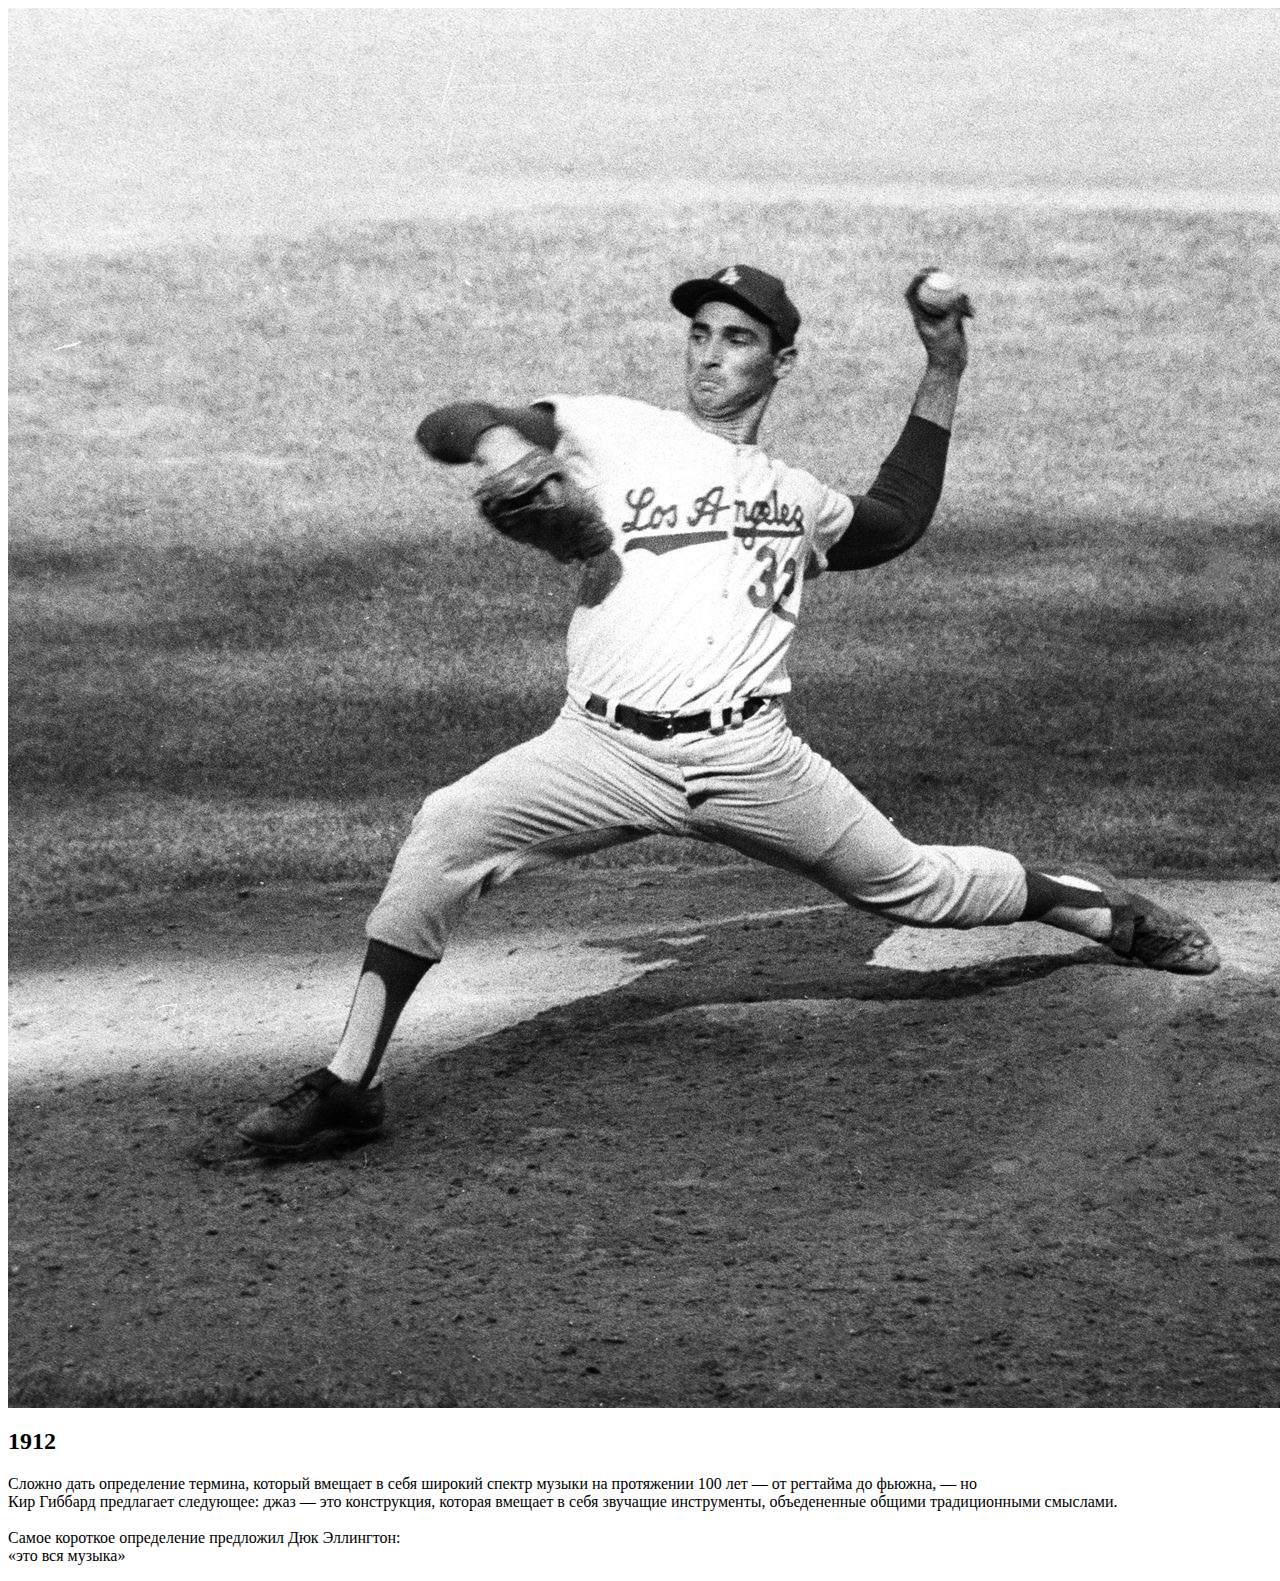
<file: 1912-1926.html>
<body>

    <div class="grid bg-white">
        <div class="col col-12">
            <img src="assets/images/jasm.jpg" alt="jasm baseball">
        </div>
    </div>

    <div class="grid bg-white">
        <div class="col col-1"></div>
        <div class="col col-3">
            <div class="box">
                <h2 class="text-orange">1912</h2>
            </div>
        </div>
        <div class="col col-2"></div>
        <div class="col col-5">
            <div class="box">
                <p>Сложно дать определение термина, который вмещает в себя широкий спектр музыки на протяжении 100 лет
                    &mdash; от регтайма до фьюжна, &mdash; но </br> Кир Гиббард предлагает следующее: джаз &mdash; это
                    конструкция, которая вмещает в себя звучащие инструменты, объедененные общими традиционными
                    смыслами. <br/>  <br/> Cамое короткое определение предложил Дюк Эллингтон:<br/> &laquo;это вся музыка&raquo;
                </p>

            </div>
        </div>
        <div class="col col-1"></div>
</body>
</file>
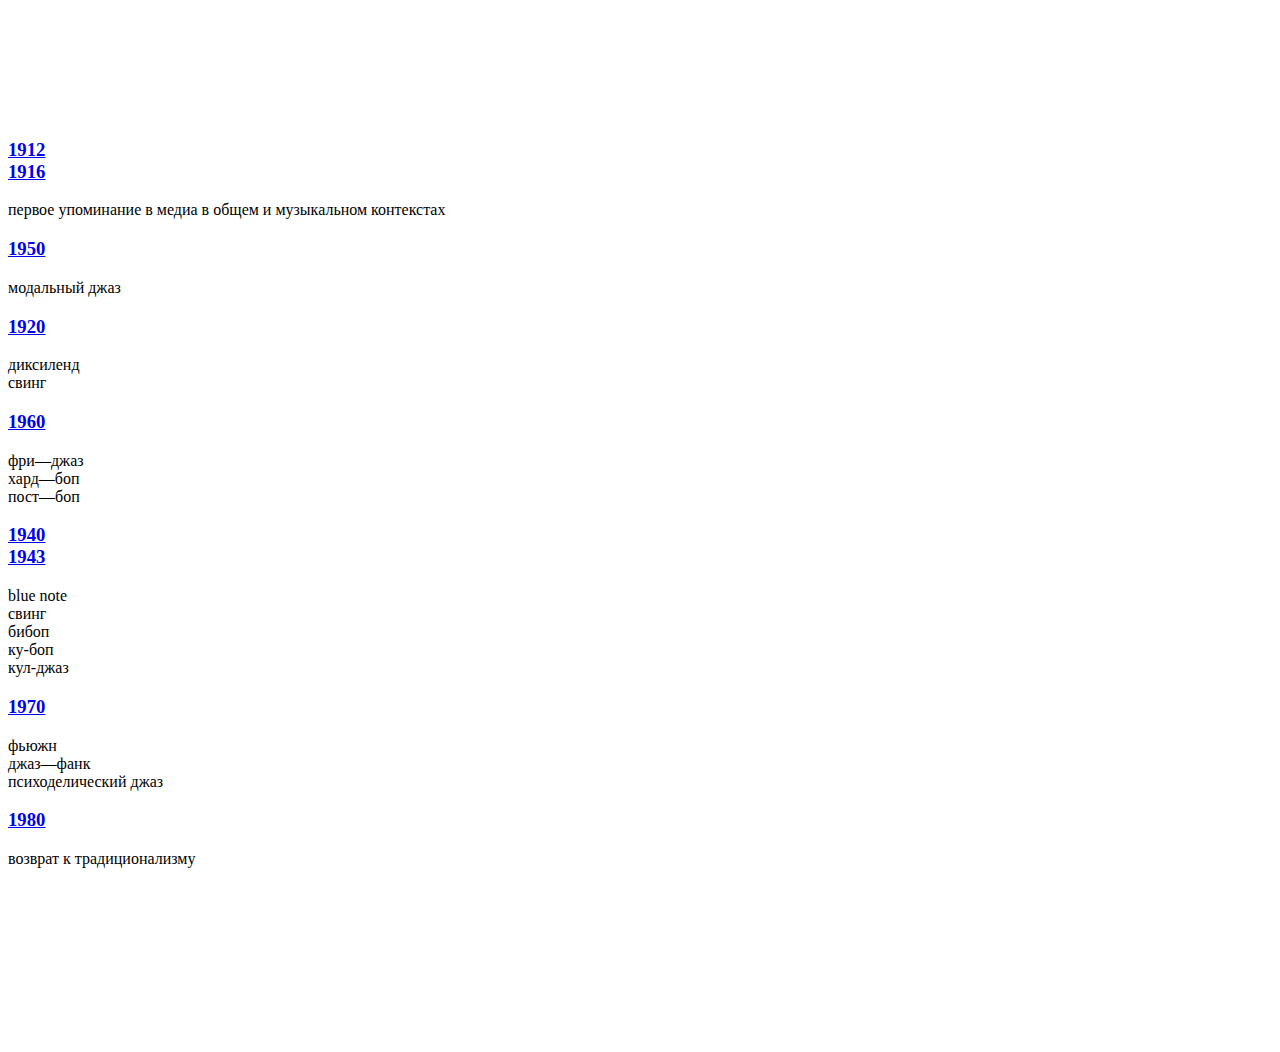
<file: dates.html>
<body>
    <div class="grid bg-white" style="align-content: space-between; padding-top: 7rem; padding-bottom: 10rem; ">

            <div class="col col-1 no-paddingtop">
                <div class="box"></div>
            </div>

            <div class="col col-2 no-paddingtop">
                <div class="box"><a href="1912-1916.html">
                        <h3>1912<br />1916</h3>
                    </a>
                </div>
            </div>

            <div class="col col-2 no-paddingtop">
                <div class="box">
                    <p> первое упоминание в медиа в общем и музыкальном контекстах</p>
                </div>
            </div>


            <div class="col col-1 no-paddingtop">
                <div class="box"></div>
            </div>


            <div class="col col-2 no-paddingtop">
                <div class="box">
                    <a href="1912-1916.html">
                        <h3>1950</h3>
                    </a>
                </div>
            </div>

            <div class="col col-3 no-paddingtop">
                <div class="box">
                    <p>модальный джаз</p>
                </div>
            </div>

            <div class="col col-1 no-paddingtop">
                <div class="box"></div>
            </div>

            <div class="col col-1 no-paddingtop">
                <div class="box"></div>
            </div>

            <div class="col col-2 no-paddingtop">
                <div class="box">
                    <a href="1912-1916.html">
                        <h3>1920</h3>
                    </a>
                </div>
            </div>

            <div class="col col-2 no-paddingtop">
                <div class="box">
                    <p>диксиленд<br /> свинг </p>
                </div>
            </div>

            <div class="col col-1 no-paddingtop">
                <div class="box"></div>
            </div>

            <div class="col col-2 no-paddingtop">
                <div class="box">
                    <a href="1912-1916.html">
                        <h3>1960</h3>
                    </a>
                </div>
            </div>

            <div class="col col-3 no-paddingtop">
                <div class="box">
                    <p> фри—джаз <br /> хард—боп <br /> пост—боп </p>
                </div>
            </div>

            <div class="col col-1 no-paddingtop">
                <div class="box"></div>
            </div>

            <div class="col col-1 no-paddingtop">
                <div class="box"></div>
            </div>

            <div class="col col-2 no-paddingtop">
                <div class="box">
                    <a href="1912-1916.html">
                        <h3>1940<br />1943</h3>
                    </a>
                </div>
            </div>

            <div class="col col-2 no-paddingtop">
                <div class="box">
                    <p> blue note <br /> свинг <br />бибоп <br /> ку-боп <br /> кул-джаз </p>
                </div>
            </div>

            <div class="col col-1 no-paddingtop">
                <div class="box"></div>
            </div>

            <div class="col col-2 no-paddingtop">
                <div class="box">
                    <a href="1912-1916.html">
                        <h3>1970</h3>
                    </a>
                </div>
            </div>

            <div class="col col-3 no-paddingtop">
                <div class="box">
                    <p> фьюжн <br /> джаз—фанк <br /> психоделический джаз </p>
                </div>
            </div>

            <div class="col col-1 no-paddingtop">
                <div class="box"></div>
            </div>

            <div class="col col-1 no-paddingtop">
                <div class="box"></div>
            </div>

            <div class="col col-2 no-paddingtop">
                <div class="box"></div>
            </div>

            <div class="col col-2 no-paddingtop">
                <div class="box"></div>
            </div>

            <div class="col col-1 no-paddingtop">
                <div class="box"></div>
            </div>

            <div class="col col-2 no-paddingtop">
                <div class="box">
                    <a href="1912-1916.html">
                        <h3>1980</h3>
                    </a>
                </div>
            </div>

            <div class="col col-3 no-paddingtop">
                <div class="box">
                    <p> возврат к традиционализму </p>
                </div>
            </div>

            <div class="col col-1 no-paddingtop">
                <div class="box"></div>
            </div>

        </div>

</body>
</file>
